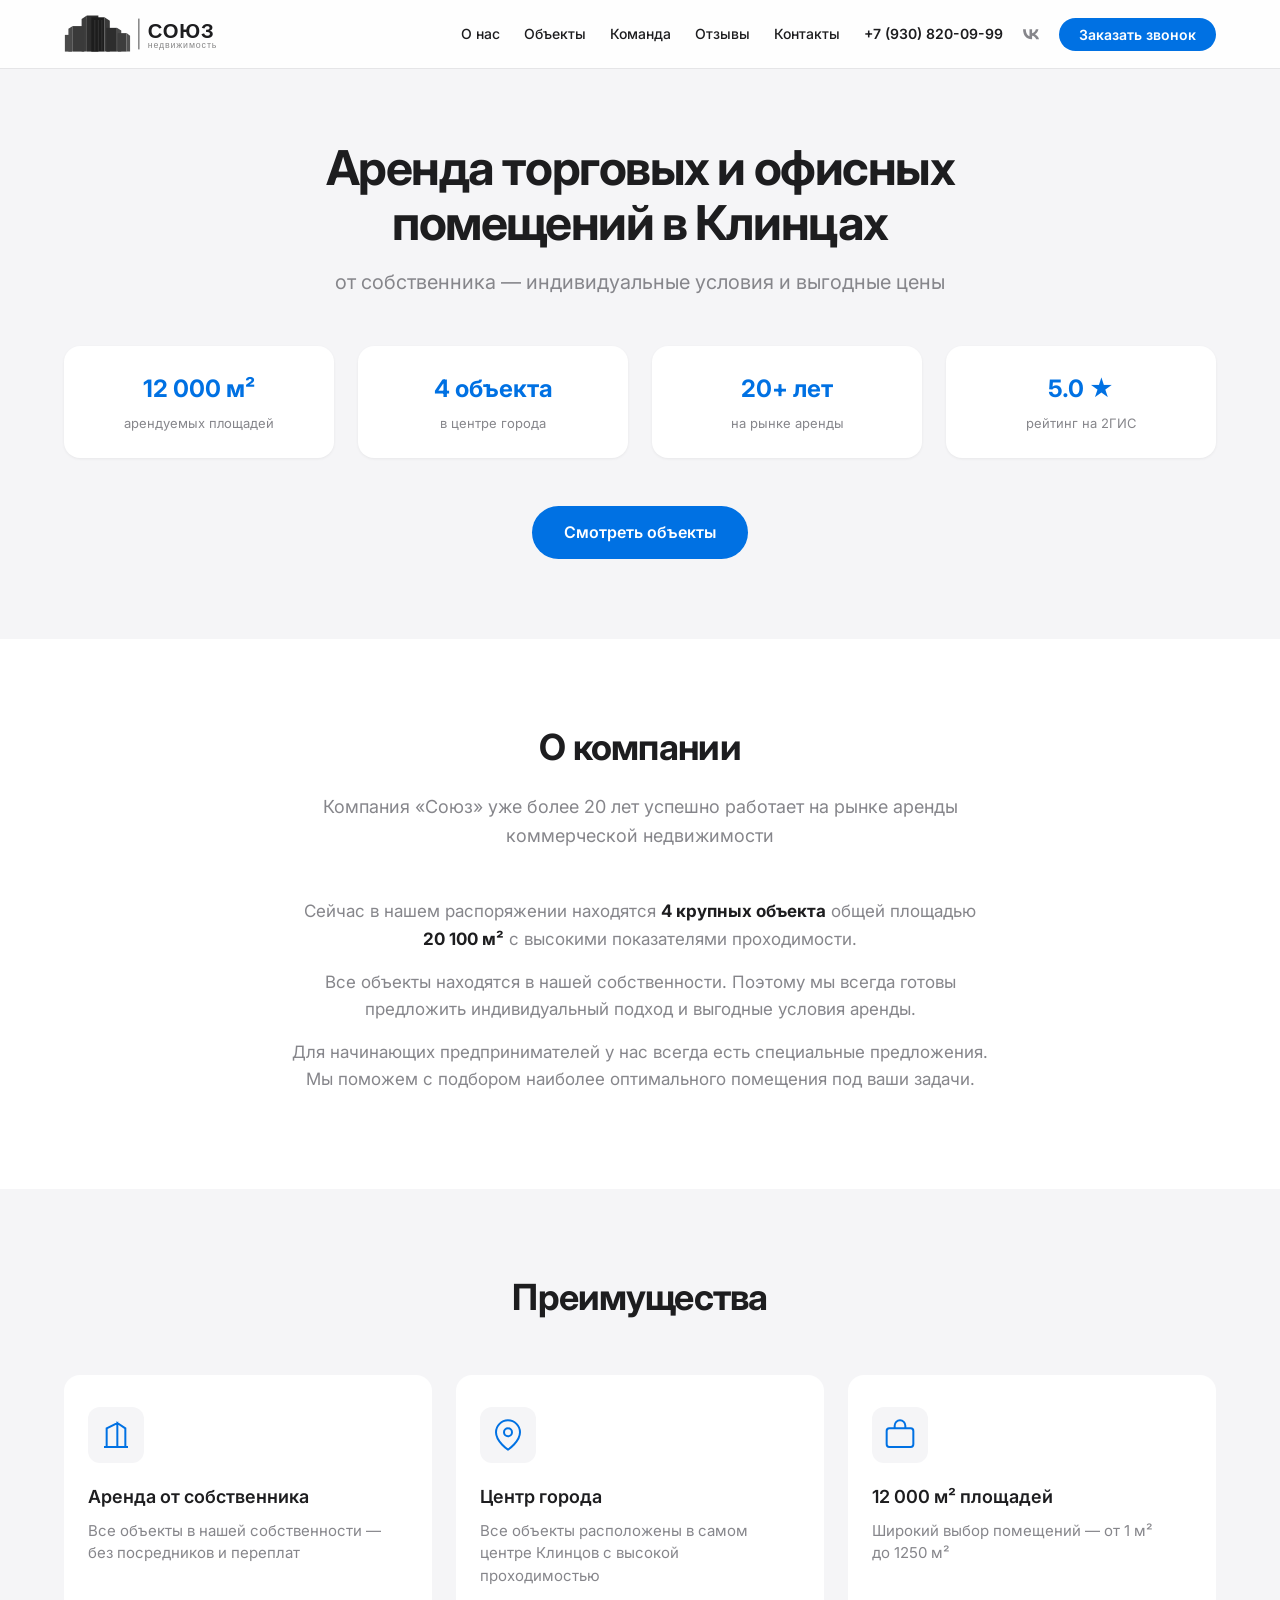
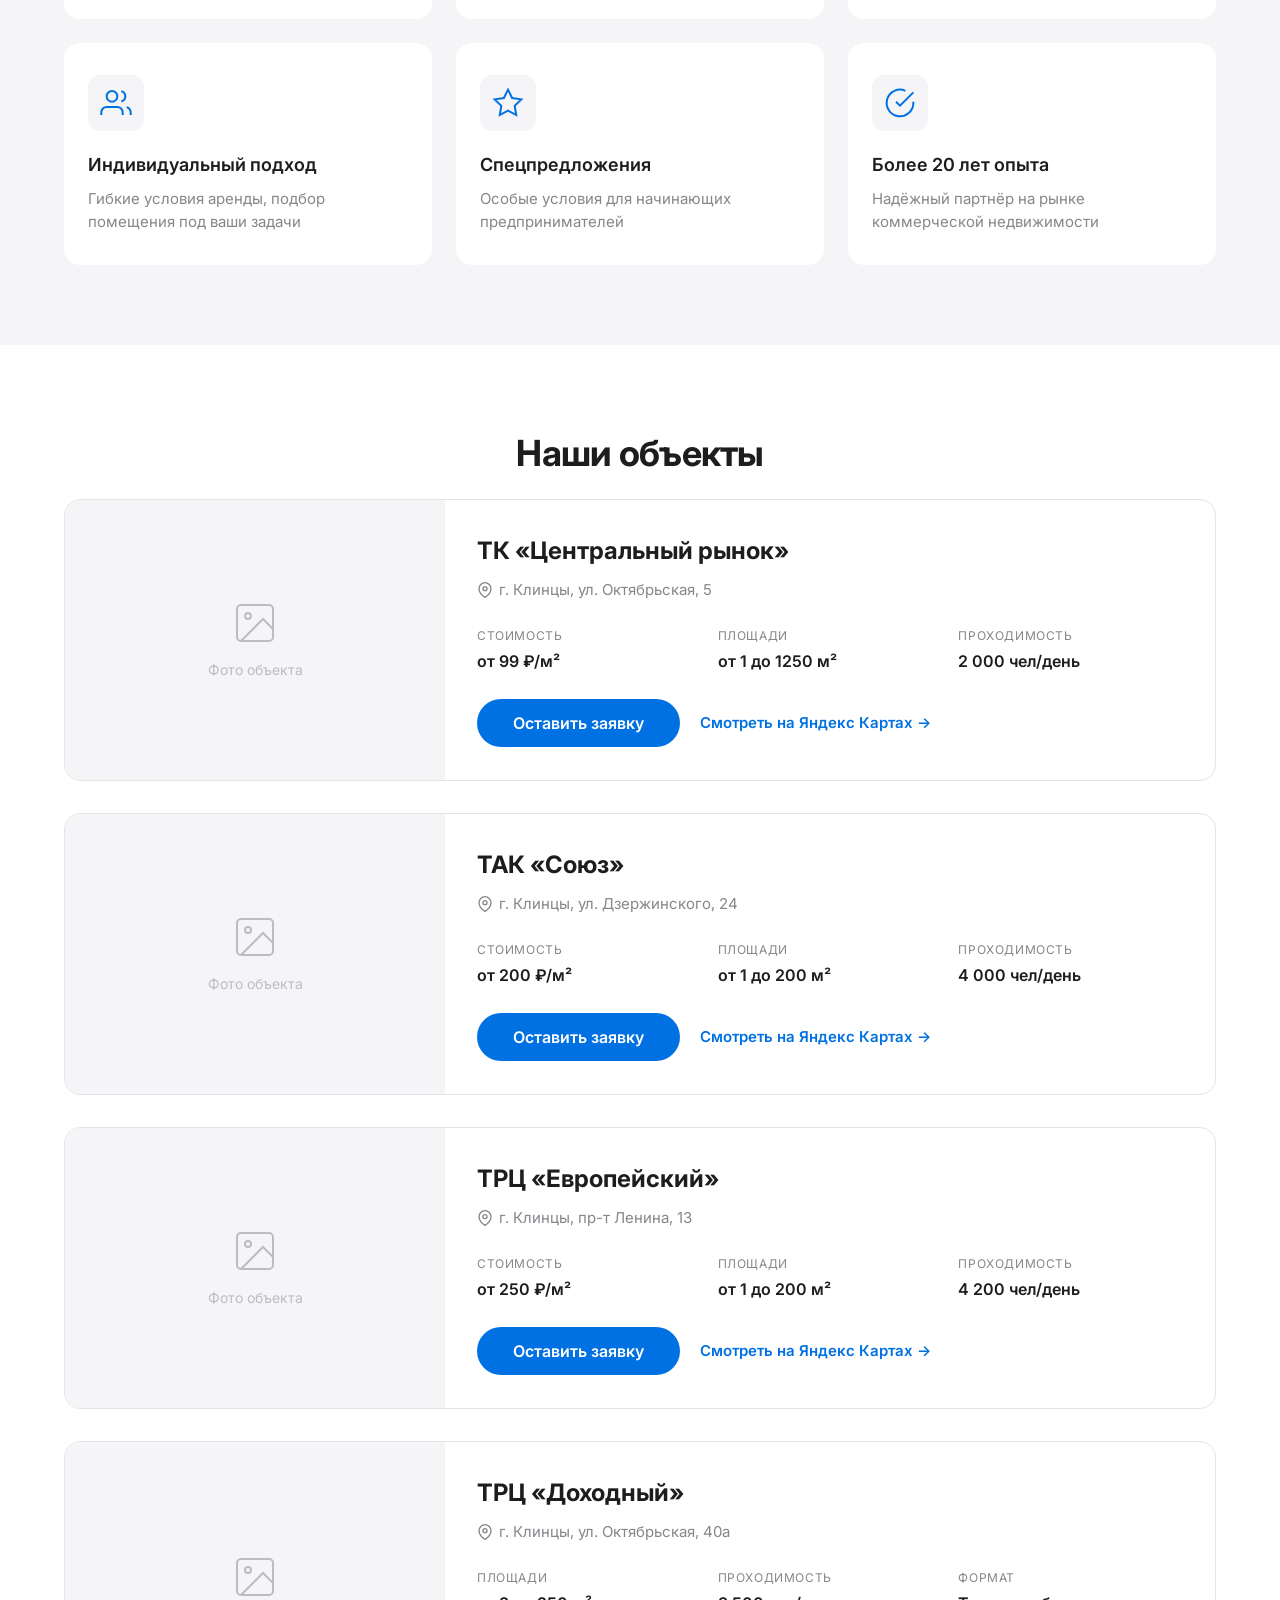
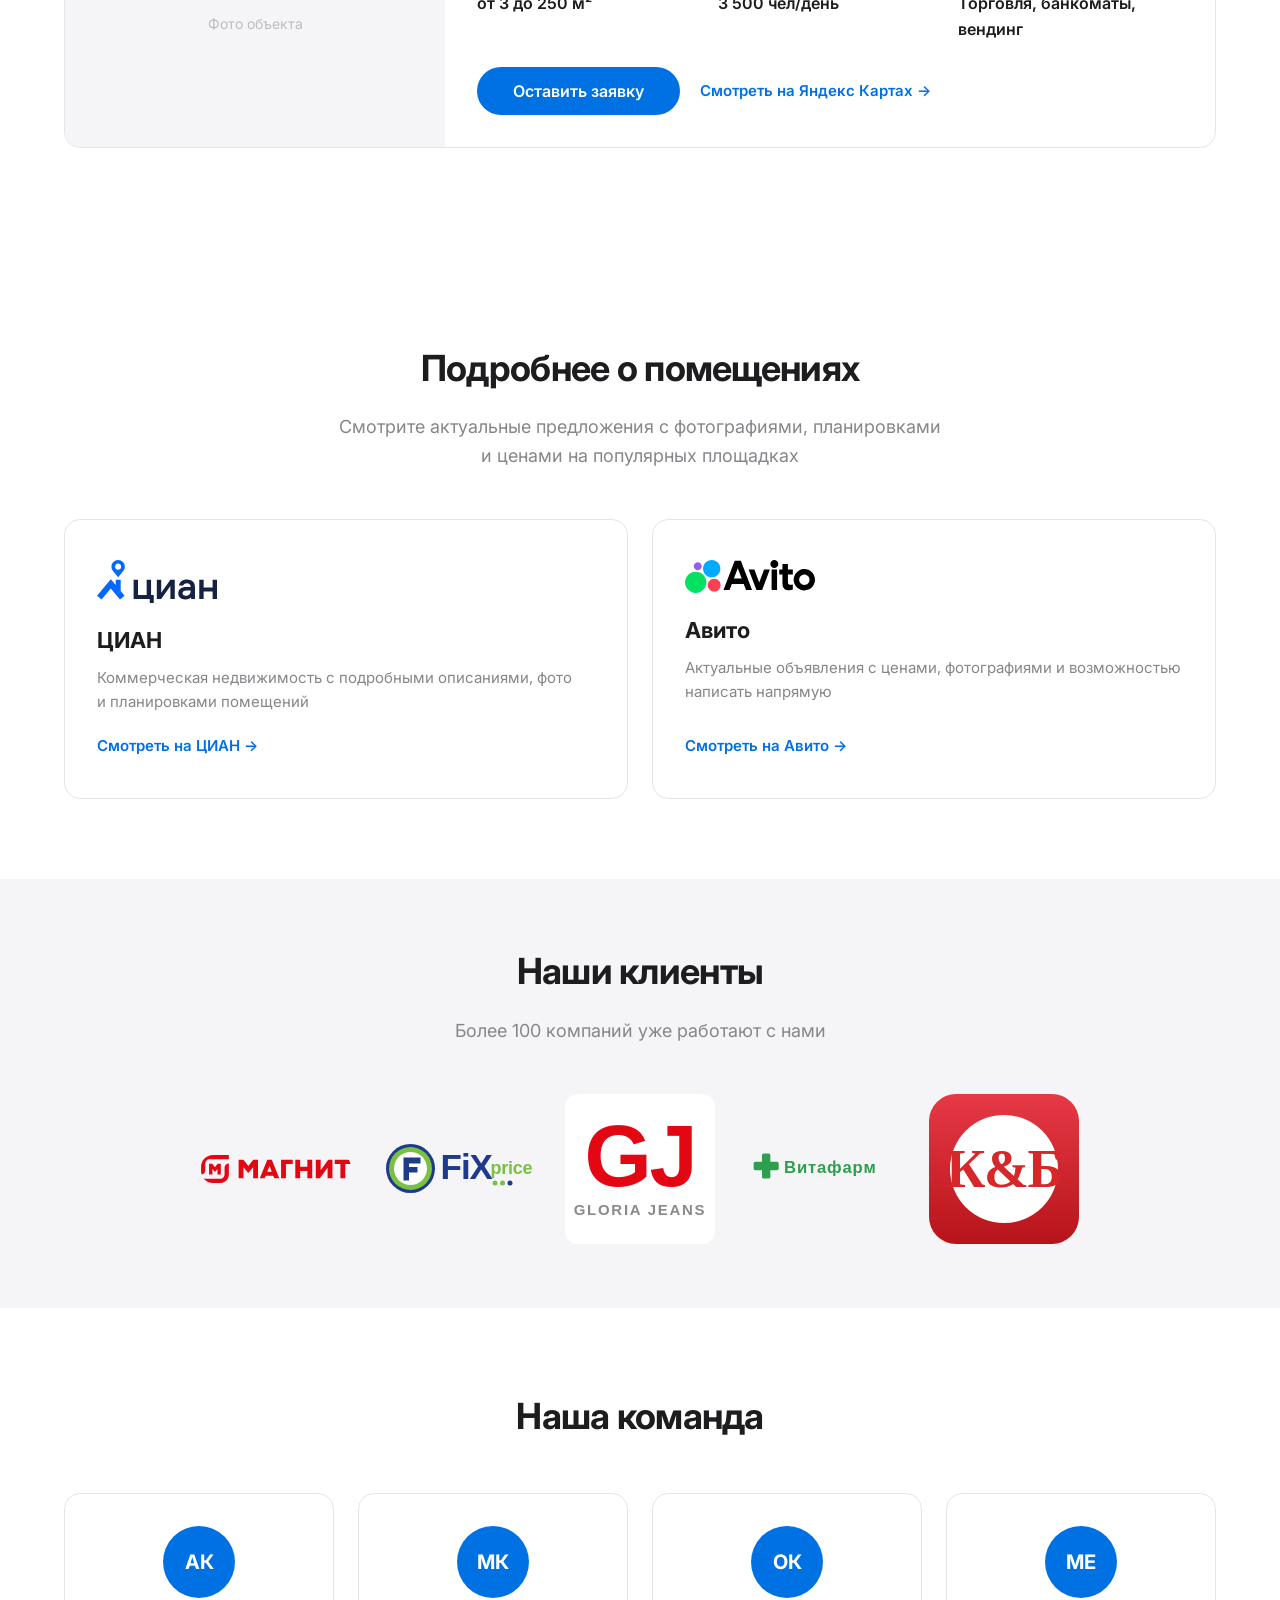
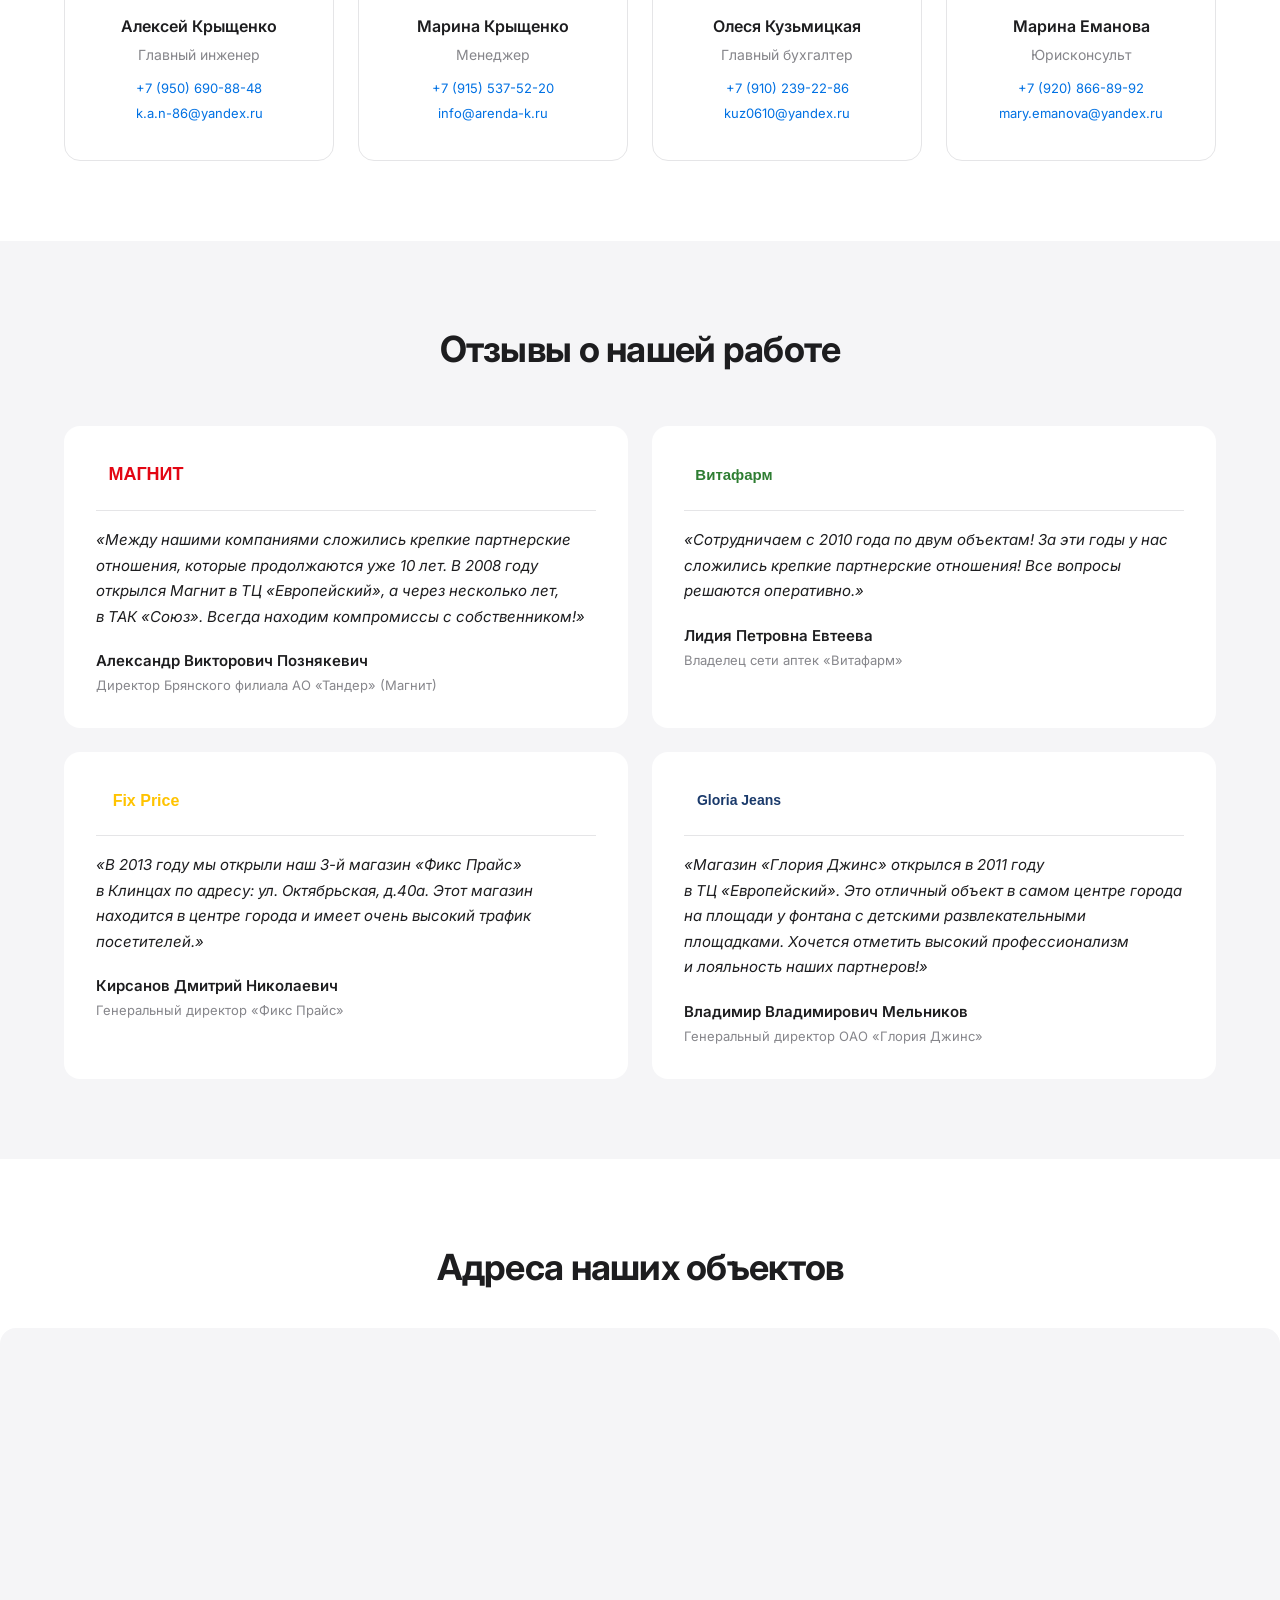
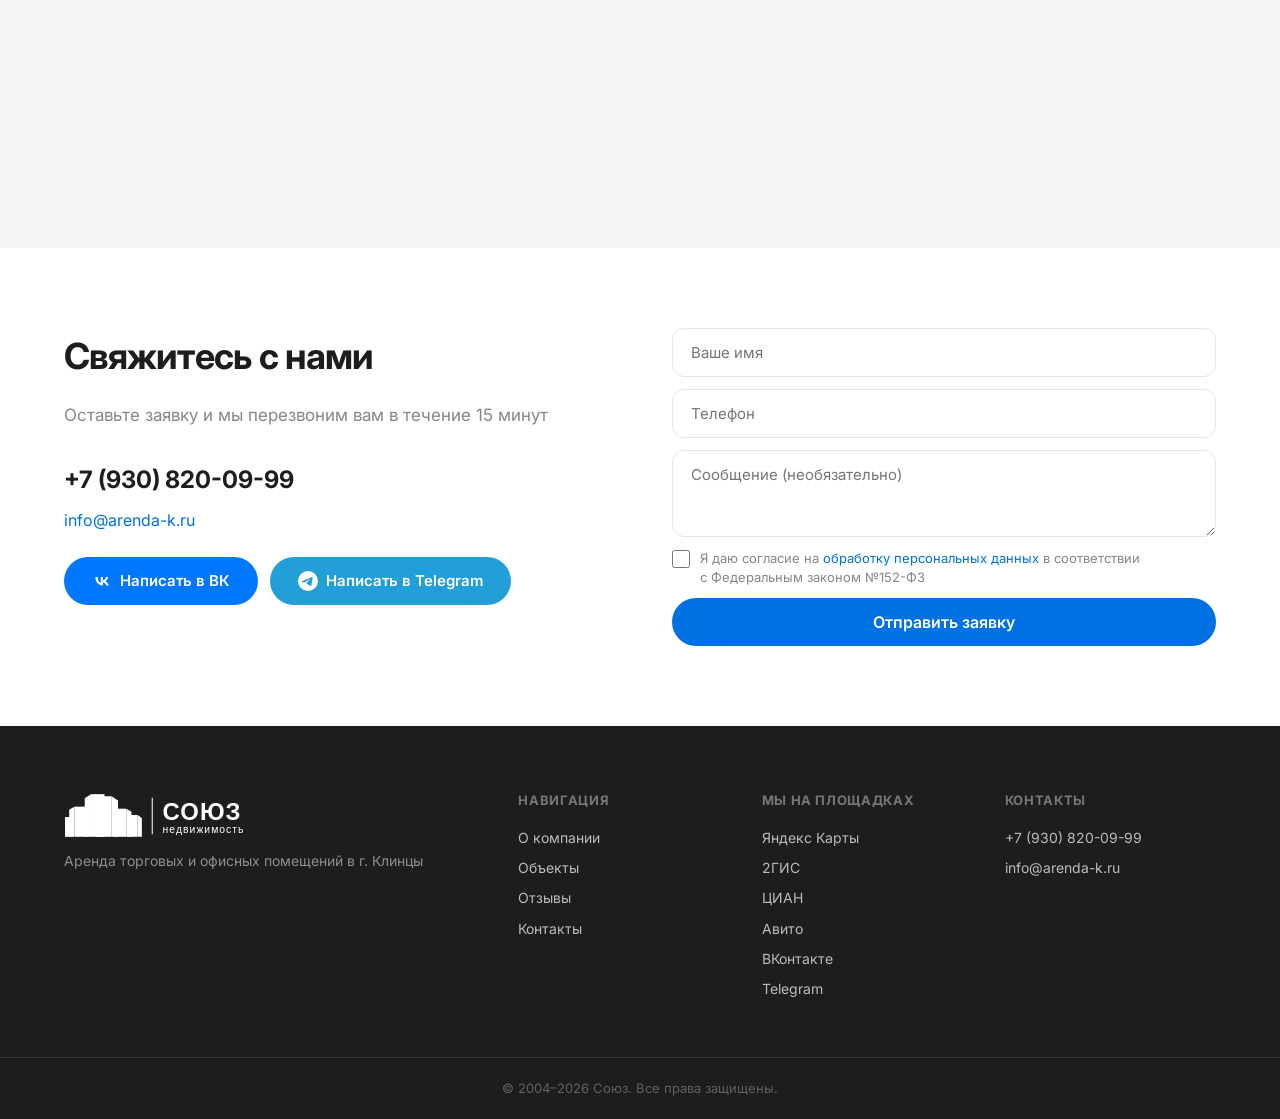
<file: index.html>
<!DOCTYPE html>
<html lang="ru">
<head>
    <meta charset="UTF-8">
    <meta name="viewport" content="width=device-width, initial-scale=1.0">
    <title>Союз — Аренда торговых и офисных помещений в Клинцах</title>
    <meta name="description" content="Аренда торговых и офисных помещений в Клинцах от собственника. 4 объекта в центре города, 12 000 м² площадей, более 20 лет на рынке. Индивидуальные условия.">
    <meta name="keywords" content="аренда помещений Клинцы, торговые площади Клинцы, офисные помещения Клинцы, аренда от собственника Клинцы, коммерческая недвижимость Клинцы, ТРЦ Европейский, ТАК Союз">
    <meta name="robots" content="index, follow">
    <link rel="canonical" href="https://arenda-klintsy.ru/">
    <meta name="geo.region" content="RU-BRY">
    <meta name="geo.placename" content="Клинцы">

    <!-- Open Graph -->
    <meta property="og:type" content="website">
    <meta property="og:title" content="Союз — Аренда торговых и офисных помещений в Клинцах">
    <meta property="og:description" content="Аренда торговых и офисных помещений от собственника. 4 объекта в центре Клинцов, 12 000 м² площадей.">
    <meta property="og:url" content="https://arenda-klintsy.ru/">
    <meta property="og:locale" content="ru_RU">
    <meta property="og:site_name" content="Союз">

    <!-- Yandex verification placeholder -->
    <!-- <meta name="yandex-verification" content="YOUR_CODE_HERE"> -->

    <!-- Fonts -->
    <link rel="preconnect" href="https://fonts.googleapis.com">
    <link rel="preconnect" href="https://fonts.gstatic.com" crossorigin>
    <link href="https://fonts.googleapis.com/css2?family=Inter:wght@400;500;600;700&display=swap" rel="stylesheet">

    <link rel="stylesheet" href="css/style.css">

    <!-- JSON-LD Structured Data -->
    <script type="application/ld+json">
    {
        "@context": "https://schema.org",
        "@type": "RealEstateAgent",
        "name": "Союз",
        "description": "Аренда торговых и офисных помещений в Клинцах от собственника. 4 объекта в центре города общей площадью 20 100 м².",
        "url": "https://arenda-klintsy.ru",
        "telephone": "+7-930-820-09-99",
        "email": "info@arenda-k.ru",
        "address": {
            "@type": "PostalAddress",
            "streetAddress": "ул. Дзержинского, 34",
            "addressLocality": "Клинцы",
            "addressRegion": "Брянская область",
            "postalCode": "243140",
            "addressCountry": "RU"
        },
        "geo": {
            "@type": "GeoCoordinates",
            "latitude": "52.758078",
            "longitude": "32.250803"
        },
        "openingHoursSpecification": {
            "@type": "OpeningHoursSpecification",
            "dayOfWeek": ["Monday", "Tuesday", "Wednesday", "Thursday", "Friday", "Saturday", "Sunday"],
            "opens": "09:00",
            "closes": "21:00"
        },
        "aggregateRating": {
            "@type": "AggregateRating",
            "ratingValue": "4.1",
            "reviewCount": "77",
            "bestRating": "5"
        },
        "sameAs": [
            "https://yandex.com/maps/org/soyuz/26201175291/",
            "https://2gis.ru/klincy/firm/70000001047998834",
            "https://www.cian.ru/company/18791894/",
            "https://vk.com/arenda_klintsy",
            "https://www.instagram.com/klintsy_shoping/",
            "https://t.me/arendaklintsy32"
        ],
        "areaServed": {
            "@type": "City",
            "name": "Клинцы"
        },
        "foundingDate": "2004",
        "numberOfEmployees": {
            "@type": "QuantitativeValue",
            "value": "4"
        }
    }
    </script>
    <script type="application/ld+json">
    [
        {
            "@context": "https://schema.org",
            "@type": "ShoppingCenter",
            "name": "ТК «Центральный рынок»",
            "address": {
                "@type": "PostalAddress",
                "streetAddress": "ул. Октябрьская, 5",
                "addressLocality": "Клинцы",
                "addressRegion": "Брянская область",
                "addressCountry": "RU"
            },
            "floorSize": {
                "@type": "QuantitativeValue",
                "value": "1250",
                "unitCode": "MTK"
            }
        },
        {
            "@context": "https://schema.org",
            "@type": "ShoppingCenter",
            "name": "ТАК «Союз»",
            "address": {
                "@type": "PostalAddress",
                "streetAddress": "ул. Дзержинского, 24",
                "addressLocality": "Клинцы",
                "addressRegion": "Брянская область",
                "addressCountry": "RU"
            },
            "floorSize": {
                "@type": "QuantitativeValue",
                "value": "200",
                "unitCode": "MTK"
            }
        },
        {
            "@context": "https://schema.org",
            "@type": "ShoppingCenter",
            "name": "ТРЦ «Европейский»",
            "address": {
                "@type": "PostalAddress",
                "streetAddress": "пр-т Ленина, 13",
                "addressLocality": "Клинцы",
                "addressRegion": "Брянская область",
                "addressCountry": "RU"
            },
            "floorSize": {
                "@type": "QuantitativeValue",
                "value": "200",
                "unitCode": "MTK"
            }
        },
        {
            "@context": "https://schema.org",
            "@type": "ShoppingCenter",
            "name": "ТРЦ «Доходный»",
            "address": {
                "@type": "PostalAddress",
                "streetAddress": "ул. Октябрьская, 40а",
                "addressLocality": "Клинцы",
                "addressRegion": "Брянская область",
                "addressCountry": "RU"
            }
        }
    ]
    </script>
    <script type="application/ld+json">
    {
        "@context": "https://schema.org",
        "@type": "ItemList",
        "name": "Отзывы клиентов Союз",
        "itemListElement": [
            {
                "@type": "Review",
                "author": {"@type": "Person", "name": "Александр Викторович Познякевич"},
                "reviewBody": "Между нашими компаниями сложились крепкие партнерские отношения, которые продолжаются уже 10 лет.",
                "itemReviewed": {"@type": "LocalBusiness", "name": "Союз"}
            },
            {
                "@type": "Review",
                "author": {"@type": "Person", "name": "Лидия Петровна Евтеева"},
                "reviewBody": "Сотрудничаем с 2010 года по двум объектам! За эти годы у нас сложились крепкие партнерские отношения!",
                "itemReviewed": {"@type": "LocalBusiness", "name": "Союз"}
            },
            {
                "@type": "Review",
                "author": {"@type": "Person", "name": "Кирсанов Дмитрий Николаевич"},
                "reviewBody": "Этот магазин находится в центре города и имеет очень высокий трафик посетителей.",
                "itemReviewed": {"@type": "LocalBusiness", "name": "Союз"}
            },
            {
                "@type": "Review",
                "author": {"@type": "Person", "name": "Владимир Владимирович Мельников"},
                "reviewBody": "Хочется отметить высокий профессионализм и лояльность наших партнеров!",
                "itemReviewed": {"@type": "LocalBusiness", "name": "Союз"}
            }
        ]
    }
    </script>
</head>
<body>

    <!-- Header -->
    <header class="header" id="header">
        <div class="container header__inner">
            <a href="#" class="header__logo">
                <img src="images/logo.svg" alt="Союз Недвижимость — аренда помещений в Клинцах" class="header__logo-img">
            </a>
            <nav class="header__nav" id="nav">
                <a href="#about" class="nav-link">О нас</a>
                <a href="#properties" class="nav-link">Объекты</a>
                <a href="#team" class="nav-link">Команда</a>
                <a href="#reviews" class="nav-link">Отзывы</a>
                <a href="#contact" class="nav-link">Контакты</a>
                <div class="header__actions header__actions--mobile">
                    <a href="tel:+79308200999" class="header__phone">+7 (930) 820-09-99</a>
                    <button class="btn btn--primary btn--sm" id="callbackBtnMobile">Заказать звонок</button>
                </div>
            </nav>
            <div class="header__actions">
                <a href="tel:+79308200999" class="header__phone">+7 (930) 820-09-99</a>
                <a href="https://vk.com/arenda_klintsy" target="_blank" rel="noopener" class="header__social" aria-label="ВКонтакте">
                    <svg width="24" height="24" viewBox="0 0 48 48" fill="currentColor"><path d="M25.54 34.58c-10.94 0-17.18-7.5-17.44-19.98h5.48c.18 9.16 4.22 13.04 7.42 13.84V14.6h5.16v7.9c3.16-.34 6.48-3.94 7.6-7.9h5.16c-.86 4.88-4.46 8.48-7.02 9.96 2.56 1.2 6.62 4.36 8.18 10.02h-5.68c-1.22-3.8-4.26-6.74-8.24-7.14v7.14h-.62z"/></svg>
                </a>
                <button class="btn btn--primary btn--sm" id="callbackBtn">Заказать звонок</button>
            </div>
            <button class="header__burger" id="burger" aria-label="Меню" aria-expanded="false" aria-controls="nav">
                <span></span>
                <span></span>
                <span></span>
            </button>
        </div>
        <div class="nav-backdrop" id="navBackdrop" aria-hidden="true"></div>
    </header>

    <!-- Hero -->
    <section class="hero">
        <div class="container">
            <h1 class="hero__title">Аренда торговых и&nbsp;офисных помещений в&nbsp;Клинцах</h1>
            <p class="hero__subtitle">от собственника — индивидуальные условия и&nbsp;выгодные цены</p>
            <div class="hero__stats">
                <div class="stat">
                    <span class="stat__value">12 000 м²</span>
                    <span class="stat__label">арендуемых площадей</span>
                </div>
                <div class="stat">
                    <span class="stat__value">4 объекта</span>
                    <span class="stat__label">в центре города</span>
                </div>
                <div class="stat">
                    <span class="stat__value">20+ лет</span>
                    <span class="stat__label">на рынке аренды</span>
                </div>
                <div class="stat">
                    <span class="stat__value">5.0 ★</span>
                    <span class="stat__label">рейтинг на 2ГИС</span>
                </div>
            </div>
            <a href="#properties" class="btn btn--primary btn--lg">Смотреть объекты</a>
        </div>
    </section>

    <!-- About -->
    <section class="about" id="about">
        <div class="container">
            <div class="section-header">
                <h2 class="section-title">О компании</h2>
                <p class="section-subtitle">Компания «Союз» уже более 20&nbsp;лет успешно работает на&nbsp;рынке аренды коммерческой недвижимости</p>
            </div>
            <div class="about__content">
                <div class="about__text">
                    <p>Сейчас в&nbsp;нашем распоряжении находятся <strong>4&nbsp;крупных объекта</strong> общей площадью <strong>20&nbsp;100&nbsp;м²</strong> с&nbsp;высокими показателями проходимости.</p>
                    <p>Все объекты находятся в&nbsp;нашей собственности. Поэтому мы&nbsp;всегда готовы предложить индивидуальный подход и&nbsp;выгодные условия аренды.</p>
                    <p>Для начинающих предпринимателей у&nbsp;нас всегда есть специальные предложения. Мы&nbsp;поможем с&nbsp;подбором наиболее оптимального помещения под ваши задачи.</p>
                </div>
            </div>
        </div>
    </section>

    <!-- Advantages -->
    <section class="advantages" id="advantages">
        <div class="container">
            <h2 class="section-title">Преимущества</h2>
            <div class="advantages__grid">
                <div class="advantage-card fade-in">
                    <div class="advantage-card__icon">
                        <svg width="32" height="32" viewBox="0 0 24 24" fill="none" stroke="currentColor" stroke-width="1.5"><path d="M3 21h18M5 21V7l8-4v18M13 21V3l6 4v14M9 9h.01M9 13h.01M9 17h.01M17 9h.01M17 13h.01M17 17h.01"/></svg>
                    </div>
                    <h3>Аренда от собственника</h3>
                    <p>Все объекты в&nbsp;нашей собственности — без&nbsp;посредников и&nbsp;переплат</p>
                </div>
                <div class="advantage-card fade-in">
                    <div class="advantage-card__icon">
                        <svg width="32" height="32" viewBox="0 0 24 24" fill="none" stroke="currentColor" stroke-width="1.5"><path d="M21 10c0 7-9 13-9 13s-9-6-9-13a9 9 0 0118 0z"/><circle cx="12" cy="10" r="3"/></svg>
                    </div>
                    <h3>Центр города</h3>
                    <p>Все объекты расположены в&nbsp;самом центре Клинцов с&nbsp;высокой проходимостью</p>
                </div>
                <div class="advantage-card fade-in">
                    <div class="advantage-card__icon">
                        <svg width="32" height="32" viewBox="0 0 24 24" fill="none" stroke="currentColor" stroke-width="1.5"><rect x="2" y="7" width="20" height="14" rx="2"/><path d="M16 7V5a4 4 0 00-8 0v2"/></svg>
                    </div>
                    <h3>12 000 м² площадей</h3>
                    <p>Широкий выбор помещений — от&nbsp;1&nbsp;м² до&nbsp;1250&nbsp;м²</p>
                </div>
                <div class="advantage-card fade-in">
                    <div class="advantage-card__icon">
                        <svg width="32" height="32" viewBox="0 0 24 24" fill="none" stroke="currentColor" stroke-width="1.5"><path d="M17 21v-2a4 4 0 00-4-4H5a4 4 0 00-4 4v2"/><circle cx="9" cy="7" r="4"/><path d="M23 21v-2a4 4 0 00-3-3.87M16 3.13a4 4 0 010 7.75"/></svg>
                    </div>
                    <h3>Индивидуальный подход</h3>
                    <p>Гибкие условия аренды, подбор помещения под ваши задачи</p>
                </div>
                <div class="advantage-card fade-in">
                    <div class="advantage-card__icon">
                        <svg width="32" height="32" viewBox="0 0 24 24" fill="none" stroke="currentColor" stroke-width="1.5"><path d="M12 2l3.09 6.26L22 9.27l-5 4.87 1.18 6.88L12 17.77l-6.18 3.25L7 14.14 2 9.27l6.91-1.01L12 2z"/></svg>
                    </div>
                    <h3>Спецпредложения</h3>
                    <p>Особые условия для начинающих предпринимателей</p>
                </div>
                <div class="advantage-card fade-in">
                    <div class="advantage-card__icon">
                        <svg width="32" height="32" viewBox="0 0 24 24" fill="none" stroke="currentColor" stroke-width="1.5"><path d="M22 11.08V12a10 10 0 11-5.93-9.14"/><polyline points="22 4 12 14.01 9 11.01"/></svg>
                    </div>
                    <h3>Более 20 лет опыта</h3>
                    <p>Надёжный партнёр на&nbsp;рынке коммерческой недвижимости</p>
                </div>
            </div>
        </div>
    </section>

    <!-- Properties -->
    <section class="properties" id="properties">
        <div class="container">
            <h2 class="section-title">Наши объекты</h2>

            <!-- Property 1 -->
            <article class="property-card fade-in">
                <div class="property-card__image">
                    <div class="property-card__placeholder">
                        <svg width="48" height="48" viewBox="0 0 24 24" fill="none" stroke="currentColor" stroke-width="1"><rect x="3" y="3" width="18" height="18" rx="2"/><circle cx="8.5" cy="8.5" r="1.5"/><path d="M21 15l-5-5L5 21"/></svg>
                        <span>Фото объекта</span>
                    </div>
                </div>
                <div class="property-card__info">
                    <h3 class="property-card__name">ТК «Центральный рынок»</h3>
                    <a href="https://yandex.com/maps/10653/klintsy/?ll=32.238017%2C52.745895&mode=poi&poi%5Bpoint%5D=32.237956%2C52.746198&poi%5Buri%5D=ymapsbm1%3A%2F%2Forg%3Foid%3D53940329825&z=19.4" target="_blank" rel="noopener" class="property-card__address">
                        <svg width="16" height="16" viewBox="0 0 24 24" fill="none" stroke="currentColor" stroke-width="2"><path d="M21 10c0 7-9 13-9 13s-9-6-9-13a9 9 0 0118 0z"/><circle cx="12" cy="10" r="3"/></svg>
                        г. Клинцы, ул. Октябрьская, 5
                    </a>
                    <div class="property-card__details">
                        <div class="detail">
                            <span class="detail__label">Стоимость</span>
                            <span class="detail__value">от 99 ₽/м²</span>
                        </div>
                        <div class="detail">
                            <span class="detail__label">Площади</span>
                            <span class="detail__value">от 1 до 1250 м²</span>
                        </div>
                        <div class="detail">
                            <span class="detail__label">Проходимость</span>
                            <span class="detail__value">2 000 чел/день</span>
                        </div>
                    </div>
                    <div class="property-card__actions">
                        <button class="btn btn--primary property-card__btn" data-property="ТК «Центральный рынок»">Оставить заявку</button>
                        <a href="https://yandex.com/maps/10653/klintsy/?ll=32.238017%2C52.745895&mode=poi&poi%5Bpoint%5D=32.237956%2C52.746198&poi%5Buri%5D=ymapsbm1%3A%2F%2Forg%3Foid%3D53940329825&z=19.4" target="_blank" rel="noopener" class="property-card__map-link">Смотреть на Яндекс Картах &rarr;</a>
                    </div>
                </div>
            </article>

            <!-- Property 2 -->
            <article class="property-card fade-in">
                <div class="property-card__image">
                    <div class="property-card__placeholder">
                        <svg width="48" height="48" viewBox="0 0 24 24" fill="none" stroke="currentColor" stroke-width="1"><rect x="3" y="3" width="18" height="18" rx="2"/><circle cx="8.5" cy="8.5" r="1.5"/><path d="M21 15l-5-5L5 21"/></svg>
                        <span>Фото объекта</span>
                    </div>
                </div>
                <div class="property-card__info">
                    <h3 class="property-card__name">ТАК «Союз»</h3>
                    <a href="https://yandex.com/maps/10653/klintsy/?ll=32.249555%2C52.756125&mode=poi&poi%5Bpoint%5D=32.249084%2C52.756619&poi%5Buri%5D=ymapsbm1%3A%2F%2Forg%3Foid%3D26201175291&z=19.05" target="_blank" rel="noopener" class="property-card__address">
                        <svg width="16" height="16" viewBox="0 0 24 24" fill="none" stroke="currentColor" stroke-width="2"><path d="M21 10c0 7-9 13-9 13s-9-6-9-13a9 9 0 0118 0z"/><circle cx="12" cy="10" r="3"/></svg>
                        г. Клинцы, ул. Дзержинского, 24
                    </a>
                    <div class="property-card__details">
                        <div class="detail">
                            <span class="detail__label">Стоимость</span>
                            <span class="detail__value">от 200 ₽/м²</span>
                        </div>
                        <div class="detail">
                            <span class="detail__label">Площади</span>
                            <span class="detail__value">от 1 до 200 м²</span>
                        </div>
                        <div class="detail">
                            <span class="detail__label">Проходимость</span>
                            <span class="detail__value">4 000 чел/день</span>
                        </div>
                    </div>
                    <div class="property-card__actions">
                        <button class="btn btn--primary property-card__btn" data-property="ТАК «Союз»">Оставить заявку</button>
                        <a href="https://yandex.com/maps/10653/klintsy/?ll=32.249555%2C52.756125&mode=poi&poi%5Bpoint%5D=32.249084%2C52.756619&poi%5Buri%5D=ymapsbm1%3A%2F%2Forg%3Foid%3D26201175291&z=19.05" target="_blank" rel="noopener" class="property-card__map-link">Смотреть на Яндекс Картах &rarr;</a>
                    </div>
                </div>
            </article>

            <!-- Property 3 -->
            <article class="property-card fade-in">
                <div class="property-card__image">
                    <div class="property-card__placeholder">
                        <svg width="48" height="48" viewBox="0 0 24 24" fill="none" stroke="currentColor" stroke-width="1"><rect x="3" y="3" width="18" height="18" rx="2"/><circle cx="8.5" cy="8.5" r="1.5"/><path d="M21 15l-5-5L5 21"/></svg>
                        <span>Фото объекта</span>
                    </div>
                </div>
                <div class="property-card__info">
                    <h3 class="property-card__name">ТРЦ «Европейский»</h3>
                    <a href="https://yandex.com/maps/org/shopping_center_european/111336099468/" target="_blank" rel="noopener" class="property-card__address">
                        <svg width="16" height="16" viewBox="0 0 24 24" fill="none" stroke="currentColor" stroke-width="2"><path d="M21 10c0 7-9 13-9 13s-9-6-9-13a9 9 0 0118 0z"/><circle cx="12" cy="10" r="3"/></svg>
                        г. Клинцы, пр-т Ленина, 13
                    </a>
                    <div class="property-card__details">
                        <div class="detail">
                            <span class="detail__label">Стоимость</span>
                            <span class="detail__value">от 250 ₽/м²</span>
                        </div>
                        <div class="detail">
                            <span class="detail__label">Площади</span>
                            <span class="detail__value">от 1 до 200 м²</span>
                        </div>
                        <div class="detail">
                            <span class="detail__label">Проходимость</span>
                            <span class="detail__value">4 200 чел/день</span>
                        </div>
                    </div>
                    <div class="property-card__actions">
                        <button class="btn btn--primary property-card__btn" data-property="ТРЦ «Европейский»">Оставить заявку</button>
                        <a href="https://yandex.com/maps/org/shopping_center_european/111336099468/" target="_blank" rel="noopener" class="property-card__map-link">Смотреть на Яндекс Картах &rarr;</a>
                    </div>
                </div>
            </article>

            <!-- Property 4 -->
            <article class="property-card fade-in">
                <div class="property-card__image">
                    <div class="property-card__placeholder">
                        <svg width="48" height="48" viewBox="0 0 24 24" fill="none" stroke="currentColor" stroke-width="1"><rect x="3" y="3" width="18" height="18" rx="2"/><circle cx="8.5" cy="8.5" r="1.5"/><path d="M21 15l-5-5L5 21"/></svg>
                        <span>Фото объекта</span>
                    </div>
                </div>
                <div class="property-card__info">
                    <h3 class="property-card__name">ТРЦ «Доходный»</h3>
                    <a href="https://yandex.com/maps/org/shopping_mall/90976081696/?ll=32.236817%2C52.752724&z=17" target="_blank" rel="noopener" class="property-card__address">
                        <svg width="16" height="16" viewBox="0 0 24 24" fill="none" stroke="currentColor" stroke-width="2"><path d="M21 10c0 7-9 13-9 13s-9-6-9-13a9 9 0 0118 0z"/><circle cx="12" cy="10" r="3"/></svg>
                        г. Клинцы, ул. Октябрьская, 40а
                    </a>
                    <div class="property-card__details">
                        <div class="detail">
                            <span class="detail__label">Площади</span>
                            <span class="detail__value">от 3 до 250 м²</span>
                        </div>
                        <div class="detail">
                            <span class="detail__label">Проходимость</span>
                            <span class="detail__value">3 500 чел/день</span>
                        </div>
                        <div class="detail">
                            <span class="detail__label">Формат</span>
                            <span class="detail__value">Торговля, банкоматы, вендинг</span>
                        </div>
                    </div>
                    <div class="property-card__actions">
                        <button class="btn btn--primary property-card__btn" data-property="ТРЦ «Доходный»">Оставить заявку</button>
                        <a href="https://yandex.com/maps/org/shopping_mall/90976081696/?ll=32.236817%2C52.752724&z=17" target="_blank" rel="noopener" class="property-card__map-link">Смотреть на Яндекс Картах &rarr;</a>
                    </div>
                </div>
            </article>
        </div>
    </section>

    <!-- Listings on platforms -->
    <section class="listings" id="listings">
        <div class="container">
            <h2 class="section-title">Подробнее о помещениях</h2>
            <p class="section-subtitle">Смотрите актуальные предложения с&nbsp;фотографиями, планировками и&nbsp;ценами на&nbsp;популярных площадках</p>
            <div class="listings__grid">
                <a href="https://www.cian.ru/company/18791894/" target="_blank" rel="noopener" class="listing-card fade-in">
                    <div class="listing-card__icon">
                        <img src="images/logo-cian.svg" alt="ЦИАН" width="120" height="43" style="height:auto">
                    </div>
                    <h3>ЦИАН</h3>
                    <p>Коммерческая недвижимость с&nbsp;подробными описаниями, фото и&nbsp;планировками помещений</p>
                    <span class="listing-card__link">Смотреть на ЦИАН &rarr;</span>
                </a>
                <a href="https://www.avito.ru/brands/i46334220/all/kommercheskaya_nedvizhimost?gdlkerfdnwq=101&page_from=from_item_card&iid=8008930392&sellerId=ad1a329158d3c7d6ffb4b693c0ae8358" target="_blank" rel="noopener" class="listing-card fade-in">
                    <div class="listing-card__icon">
                        <img src="images/logo-avito.svg" alt="Авито" width="130" height="33" style="height:auto">
                    </div>
                    <h3>Авито</h3>
                    <p>Актуальные объявления с&nbsp;ценами, фотографиями и&nbsp;возможностью написать напрямую</p>
                    <span class="listing-card__link">Смотреть на Авито &rarr;</span>
                </a>
            </div>
        </div>
    </section>

    <!-- Clients -->
    <section class="clients">
        <div class="container">
            <h2 class="section-title">Наши клиенты</h2>
            <p class="section-subtitle">Более 100 компаний уже работают с нами</p>
            <div class="clients__logos">
                <div class="client-logo"><img src="images/logo-magnit.svg" alt="Магнит" height="44"></div>
                <div class="client-logo"><img src="images/logo-fixprice.svg" alt="Фикс Прайс" height="44"></div>
                <div class="client-logo"><img src="images/logo-gloria.svg" alt="Глория Джинс" height="44"></div>
                <div class="client-logo"><img src="images/logo-vitafarm.svg" alt="Витафарм" height="44"></div>
                <div class="client-logo"><img src="images/logo-krasnoe.svg" alt="Красное и Белое" height="44"></div>
            </div>
        </div>
    </section>

    <!-- Team -->
    <section class="team" id="team">
        <div class="container">
            <h2 class="section-title">Наша команда</h2>
            <div class="team__grid">
                <div class="team-card fade-in">
                    <div class="team-card__avatar">АК</div>
                    <h3 class="team-card__name">Алексей Крыщенко</h3>
                    <p class="team-card__role">Главный инженер</p>
                    <a href="tel:+79506908848" class="team-card__phone">+7 (950) 690-88-48</a>
                    <a href="mailto:k.a.n-86@yandex.ru" class="team-card__email">k.a.n-86@yandex.ru</a>
                </div>
                <div class="team-card fade-in">
                    <div class="team-card__avatar">МК</div>
                    <h3 class="team-card__name">Марина Крыщенко</h3>
                    <p class="team-card__role">Менеджер</p>
                    <a href="tel:+79155375220" class="team-card__phone">+7 (915) 537-52-20</a>
                    <a href="mailto:info@arenda-k.ru" class="team-card__email">info@arenda-k.ru</a>
                </div>
                <div class="team-card fade-in">
                    <div class="team-card__avatar">ОК</div>
                    <h3 class="team-card__name">Олеся Кузьмицкая</h3>
                    <p class="team-card__role">Главный бухгалтер</p>
                    <a href="tel:+79102392286" class="team-card__phone">+7 (910) 239-22-86</a>
                    <a href="mailto:kuz0610@yandex.ru" class="team-card__email">kuz0610@yandex.ru</a>
                </div>
                <div class="team-card fade-in">
                    <div class="team-card__avatar">МЕ</div>
                    <h3 class="team-card__name">Марина Еманова</h3>
                    <p class="team-card__role">Юрисконсульт</p>
                    <a href="tel:+79208668992" class="team-card__phone">+7 (920) 866-89-92</a>
                    <a href="mailto:mary.emanova@yandex.ru" class="team-card__email">mary.emanova@yandex.ru</a>
                </div>
            </div>
        </div>
    </section>

    <!-- Reviews -->
    <section class="reviews" id="reviews">
        <div class="container">
            <h2 class="section-title">Отзывы о нашей работе</h2>
            <div class="reviews__grid">
                <blockquote class="review-card fade-in">
                    <div class="review-card__company">
                        <svg viewBox="0 0 100 28" width="100" height="28"><text x="50" y="22" text-anchor="middle" font-family="Arial, sans-serif" font-size="18" font-weight="900" fill="#e30613">МАГНИТ</text></svg>
                    </div>
                    <p class="review-card__text">&laquo;Между нашими компаниями сложились крепкие партнерские отношения, которые продолжаются уже 10&nbsp;лет. В&nbsp;2008&nbsp;году открылся Магнит в&nbsp;ТЦ&nbsp;«Европейский», а&nbsp;через несколько лет, в&nbsp;ТАК&nbsp;«Союз». Всегда находим компромиссы с&nbsp;собственником!&raquo;</p>
                    <footer class="review-card__author">
                        <cite class="review-card__name">Александр Викторович Познякевич</cite>
                        <span class="review-card__position">Директор Брянского филиала АО «Тандер» (Магнит)</span>
                    </footer>
                </blockquote>
                <blockquote class="review-card fade-in">
                    <div class="review-card__company">
                        <svg viewBox="0 0 100 28" width="100" height="28"><text x="50" y="22" text-anchor="middle" font-family="Arial, sans-serif" font-size="15" font-weight="700" fill="#2e7d32">Витафарм</text></svg>
                    </div>
                    <p class="review-card__text">&laquo;Сотрудничаем с&nbsp;2010&nbsp;года по&nbsp;двум объектам! За&nbsp;эти годы у&nbsp;нас сложились крепкие партнерские отношения! Все вопросы решаются оперативно.&raquo;</p>
                    <footer class="review-card__author">
                        <cite class="review-card__name">Лидия Петровна Евтеева</cite>
                        <span class="review-card__position">Владелец сети аптек «Витафарм»</span>
                    </footer>
                </blockquote>
                <blockquote class="review-card fade-in">
                    <div class="review-card__company">
                        <svg viewBox="0 0 100 28" width="100" height="28"><text x="50" y="22" text-anchor="middle" font-family="Arial, sans-serif" font-size="16" font-weight="900" fill="#ffc300">Fix Price</text></svg>
                    </div>
                    <p class="review-card__text">&laquo;В&nbsp;2013&nbsp;году мы&nbsp;открыли наш 3-й магазин «Фикс Прайс» в&nbsp;Клинцах по&nbsp;адресу: ул.&nbsp;Октябрьская, д.40а. Этот магазин находится в&nbsp;центре города и&nbsp;имеет очень высокий трафик посетителей.&raquo;</p>
                    <footer class="review-card__author">
                        <cite class="review-card__name">Кирсанов Дмитрий Николаевич</cite>
                        <span class="review-card__position">Генеральный директор «Фикс Прайс»</span>
                    </footer>
                </blockquote>
                <blockquote class="review-card fade-in">
                    <div class="review-card__company">
                        <svg viewBox="0 0 110 28" width="110" height="28"><text x="55" y="21" text-anchor="middle" font-family="Arial, sans-serif" font-size="14" font-weight="700" fill="#1a3a6b">Gloria Jeans</text></svg>
                    </div>
                    <p class="review-card__text">&laquo;Магазин «Глория Джинс» открылся в&nbsp;2011&nbsp;году в&nbsp;ТЦ&nbsp;«Европейский». Это отличный объект в&nbsp;самом центре города на&nbsp;площади у&nbsp;фонтана с&nbsp;детскими развлекательными площадками. Хочется отметить высокий профессионализм и&nbsp;лояльность наших партнеров!&raquo;</p>
                    <footer class="review-card__author">
                        <cite class="review-card__name">Владимир Владимирович Мельников</cite>
                        <span class="review-card__position">Генеральный директор ОАО «Глория Джинс»</span>
                    </footer>
                </blockquote>
            </div>
        </div>
    </section>

    <!-- Map -->
    <section class="map" id="map">
        <div class="container">
            <h2 class="section-title">Адреса наших объектов</h2>
        </div>
        <div class="map__embed">
            <iframe src="https://yandex.ru/map-widget/v1/?ll=32.240642%2C52.751409&z=14&l=map&pt=32.237956,52.746198,pm2rdm~32.249084,52.756619,pm2rdm~32.232199,52.752876,pm2rdm~32.236817,52.752724,pm2rdm" width="100%" height="520" frameborder="0" allowfullscreen loading="lazy" title="Карта объектов компании Союз в Клинцах" class="map__iframe"></iframe>
        </div>
    </section>

    <!-- Contact / Callback Form -->
    <section class="contact" id="contact">
        <div class="container">
            <div class="contact__inner">
                <div class="contact__info">
                    <h2 class="section-title section-title--left">Свяжитесь с&nbsp;нами</h2>
                    <p>Оставьте заявку и&nbsp;мы&nbsp;перезвоним вам в&nbsp;течение 15&nbsp;минут</p>
                    <div class="contact__details">
                        <a href="tel:+79308200999" class="contact__phone">+7 (930) 820-09-99</a>
                        <a href="mailto:info@arenda-k.ru" class="contact__email">info@arenda-k.ru</a>
                    </div>
                    <div class="contact__messengers">
                        <a href="https://vk.com/arenda_klintsy" target="_blank" rel="noopener" class="btn btn--messenger btn--vk">
                            <svg width="20" height="20" viewBox="0 0 48 48" fill="currentColor"><path d="M25.54 34.58c-10.94 0-17.18-7.5-17.44-19.98h5.48c.18 9.16 4.22 13.04 7.42 13.84V14.6h5.16v7.9c3.16-.34 6.48-3.94 7.6-7.9h5.16c-.86 4.88-4.46 8.48-7.02 9.96 2.56 1.2 6.62 4.36 8.18 10.02h-5.68c-1.22-3.8-4.26-6.74-8.24-7.14v7.14h-.62z"/></svg>
                            Написать в ВК
                        </a>
                        <a href="https://t.me/arendaklintsy32" target="_blank" rel="noopener" class="btn btn--messenger btn--tg">
                            <svg width="20" height="20" viewBox="0 0 24 24" fill="currentColor"><path d="M11.944 0A12 12 0 000 12a12 12 0 0012 12 12 12 0 0012-12A12 12 0 0012 0h-.056zm4.962 7.224c.1-.002.321.023.465.14a.506.506 0 01.171.325c.016.093.036.306.02.472-.18 1.898-.962 6.502-1.36 8.627-.168.9-.499 1.201-.82 1.23-.696.065-1.225-.46-1.9-.902-1.056-.693-1.653-1.124-2.678-1.8-1.185-.78-.417-1.21.258-1.91.177-.184 3.247-2.977 3.307-3.23.007-.032.014-.15-.056-.212s-.174-.041-.249-.024c-.106.024-1.793 1.14-5.061 3.345-.479.33-.913.49-1.302.48-.428-.008-1.252-.241-1.865-.44-.752-.245-1.349-.374-1.297-.789.027-.216.325-.437.893-.663 3.498-1.524 5.83-2.529 6.998-3.014 3.332-1.386 4.025-1.627 4.476-1.635z"/></svg>
                            Написать в Telegram
                        </a>
                    </div>
                </div>
                <form class="contact__form" id="contactForm">
                    <input type="text" name="name" placeholder="Ваше имя" required class="input">
                    <input type="tel" name="phone" placeholder="Телефон" required class="input">
                    <input type="hidden" name="property" id="formProperty" value="">
                    <textarea name="message" placeholder="Сообщение (необязательно)" rows="3" class="input input--textarea"></textarea>
                    <label class="consent">
                        <input type="checkbox" name="consent" required>
                        <span>Я&nbsp;даю согласие на&nbsp;<a href="consent.html" target="_blank">обработку персональных данных</a> в&nbsp;соответствии с&nbsp;Федеральным законом №152-ФЗ</span>
                    </label>
                    <button type="submit" class="btn btn--primary btn--lg btn--full">Отправить заявку</button>
                </form>
                <div class="form-success" id="contactSuccess" hidden>
                    <svg width="48" height="48" viewBox="0 0 24 24" fill="none" stroke="#0071e3" stroke-width="2"><path d="M22 11.08V12a10 10 0 11-5.93-9.14"/><polyline points="22 4 12 14.01 9 11.01"/></svg>
                    <p>Спасибо! Ваша заявка отправлена.<br>Мы свяжемся с вами в ближайшее время.</p>
                </div>
            </div>
        </div>
    </section>

    <!-- Footer -->
    <footer class="footer">
        <div class="container footer__inner">
            <div class="footer__company">
                <img src="images/logo.svg" alt="Союз Недвижимость" class="footer__logo-img">
                <p>Аренда торговых и&nbsp;офисных помещений в&nbsp;г.&nbsp;Клинцы</p>
            </div>
            <div class="footer__links">
                <h4>Навигация</h4>
                <a href="#about">О компании</a>
                <a href="#properties">Объекты</a>
                <a href="#reviews">Отзывы</a>
                <a href="#contact">Контакты</a>
            </div>
            <div class="footer__platforms">
                <h4>Мы на площадках</h4>
                <a href="https://yandex.com/maps/org/soyuz/26201175291/" target="_blank" rel="noopener">Яндекс Карты</a>
                <a href="https://2gis.ru/klincy/firm/70000001047998834" target="_blank" rel="noopener">2ГИС</a>
                <a href="https://www.cian.ru/company/18791894/" target="_blank" rel="noopener">ЦИАН</a>
                <a href="https://www.avito.ru/brands/i46334220/all/kommercheskaya_nedvizhimost?gdlkerfdnwq=101&page_from=from_item_card&iid=8008930392&sellerId=ad1a329158d3c7d6ffb4b693c0ae8358" target="_blank" rel="noopener">Авито</a>
                <a href="https://vk.com/arenda_klintsy" target="_blank" rel="noopener">ВКонтакте</a>
                <a href="https://t.me/arendaklintsy32" target="_blank" rel="noopener">Telegram</a>
            </div>
            <div class="footer__contacts">
                <h4>Контакты</h4>
                <a href="tel:+79308200999">+7 (930) 820-09-99</a>
                <a href="mailto:info@arenda-k.ru">info@arenda-k.ru</a>
            </div>
        </div>
        <div class="footer__bottom">
            <div class="container">
                <p>&copy; 2004&ndash;2026 Союз. Все права защищены.</p>
            </div>
        </div>
    </footer>

    <!-- Callback Modal -->
    <div class="modal" id="callbackModal">
        <div class="modal__overlay"></div>
        <div class="modal__content">
            <button class="modal__close" aria-label="Закрыть">&times;</button>
            <h3>Заказать звонок</h3>
            <p>Оставьте номер и&nbsp;мы&nbsp;перезвоним</p>
            <form id="callbackForm">
                <input type="text" name="name" placeholder="Ваше имя" required class="input">
                <input type="tel" name="phone" placeholder="Телефон" required class="input">
                <label class="consent">
                    <input type="checkbox" name="consent" required>
                    <span>Я&nbsp;даю согласие на&nbsp;обработку персональных данных</span>
                </label>
                <button type="submit" class="btn btn--primary btn--full">Перезвоните мне</button>
            </form>
            <div class="form-success" id="callbackSuccess" hidden>
                <p>Спасибо! Мы перезвоним вам в ближайшее время.</p>
            </div>
        </div>
    </div>

    <script src="js/main.js"></script>
</body>
</html>
</file>
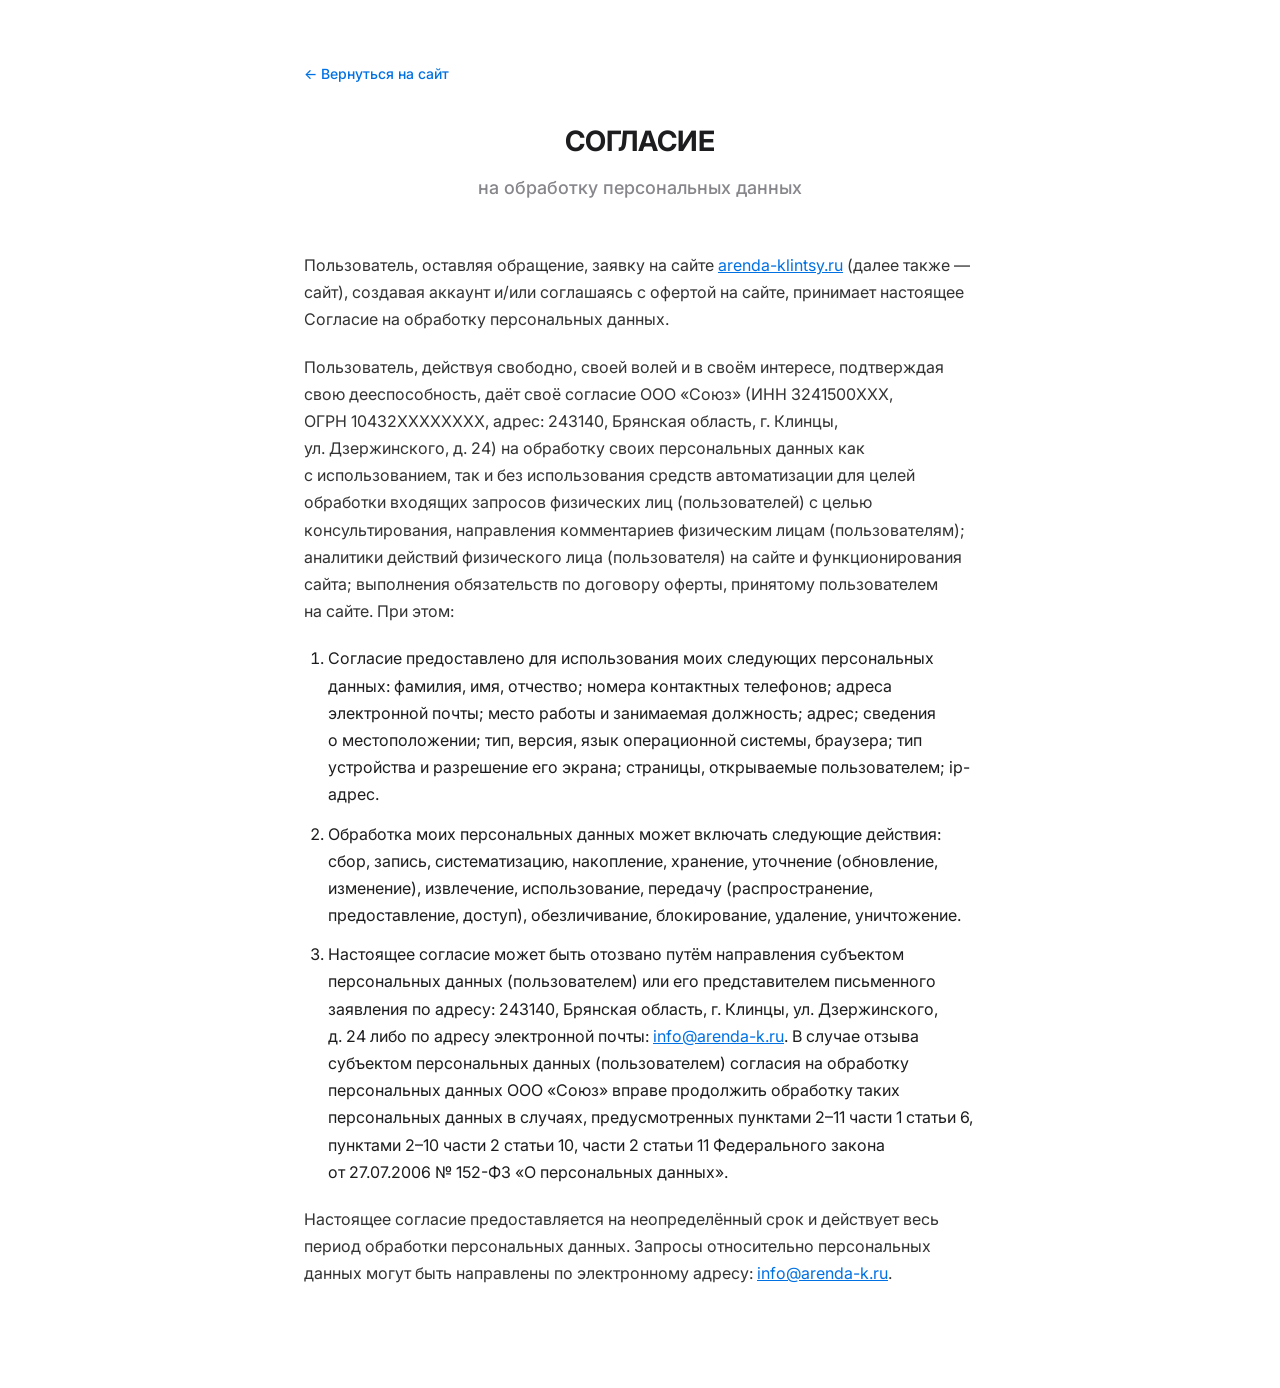
<file: consent.html>
<!DOCTYPE html>
<html lang="ru">
<head>
    <meta charset="UTF-8">
    <meta name="viewport" content="width=device-width, initial-scale=1.0">
    <title>Согласие на обработку персональных данных — Союз Недвижимость</title>
    <meta name="robots" content="noindex, nofollow">
    <link rel="preconnect" href="https://fonts.googleapis.com">
    <link rel="preconnect" href="https://fonts.gstatic.com" crossorigin>
    <link href="https://fonts.googleapis.com/css2?family=Inter:wght@400;500;600;700&display=swap" rel="stylesheet">
    <style>
        * { margin: 0; padding: 0; box-sizing: border-box; }
        body { font-family: 'Inter', sans-serif; font-size: 16px; line-height: 1.7; color: #1d1d1f; background: #fff; -webkit-font-smoothing: antialiased; }
        .container { max-width: 720px; margin: 0 auto; padding: 60px 24px 80px; }
        h1 { font-size: 28px; font-weight: 700; text-align: center; margin-bottom: 8px; }
        h2 { font-size: 18px; font-weight: 500; text-align: center; color: #86868b; margin-bottom: 48px; }
        p { margin-bottom: 20px; color: #333; }
        a { color: #0071e3; }
        .back { display: inline-block; margin-bottom: 32px; font-size: 14px; font-weight: 500; color: #0071e3; text-decoration: none; }
        .back:hover { text-decoration: underline; }
        ol { margin: 0 0 20px 24px; }
        ol li { margin-bottom: 12px; }
    </style>
</head>
<body>
    <div class="container">
        <a href="/" class="back">&larr; Вернуться на сайт</a>
        <h1>СОГЛАСИЕ</h1>
        <h2>на обработку персональных данных</h2>

        <p>Пользователь, оставляя обращение, заявку на сайте <a href="https://arenda-klintsy.ru">arenda-klintsy.ru</a> (далее также&nbsp;&mdash; сайт), создавая аккаунт и/или соглашаясь с&nbsp;офертой на&nbsp;сайте, принимает настоящее Согласие на&nbsp;обработку персональных данных.</p>

        <p>Пользователь, действуя свободно, своей волей и&nbsp;в&nbsp;своём интересе, подтверждая свою дееспособность, даёт своё согласие ООО&nbsp;«Союз» (ИНН&nbsp;3241500XXX, ОГРН&nbsp;10432XXXXXXXX, адрес: 243140, Брянская область, г.&nbsp;Клинцы, ул.&nbsp;Дзержинского, д.&nbsp;24) на&nbsp;обработку своих персональных данных как с&nbsp;использованием, так и&nbsp;без использования средств автоматизации для целей обработки входящих запросов физических лиц (пользователей) с&nbsp;целью консультирования, направления комментариев физическим лицам (пользователям); аналитики действий физического лица (пользователя) на&nbsp;сайте и&nbsp;функционирования сайта; выполнения обязательств по&nbsp;договору оферты, принятому пользователем на&nbsp;сайте. При этом:</p>

        <ol>
            <li>Согласие предоставлено для использования моих следующих персональных данных: фамилия, имя, отчество; номера контактных телефонов; адреса электронной почты; место работы и&nbsp;занимаемая должность; адрес; сведения о&nbsp;местоположении; тип, версия, язык операционной системы, браузера; тип устройства и&nbsp;разрешение его экрана; страницы, открываемые пользователем; ip-адрес.</li>
            <li>Обработка моих персональных данных может включать следующие действия: сбор, запись, систематизацию, накопление, хранение, уточнение (обновление, изменение), извлечение, использование, передачу (распространение, предоставление, доступ), обезличивание, блокирование, удаление, уничтожение.</li>
            <li>Настоящее согласие может быть отозвано путём направления субъектом персональных данных (пользователем) или его представителем письменного заявления по&nbsp;адресу: 243140, Брянская область, г.&nbsp;Клинцы, ул.&nbsp;Дзержинского, д.&nbsp;24 либо по&nbsp;адресу электронной почты: <a href="mailto:info@arenda-k.ru">info@arenda-k.ru</a>. В&nbsp;случае отзыва субъектом персональных данных (пользователем) согласия на&nbsp;обработку персональных данных ООО&nbsp;«Союз» вправе продолжить обработку таких персональных данных в&nbsp;случаях, предусмотренных пунктами 2&ndash;11 части&nbsp;1 статьи&nbsp;6, пунктами 2&ndash;10 части&nbsp;2 статьи&nbsp;10, части&nbsp;2 статьи&nbsp;11 Федерального закона от&nbsp;27.07.2006 №&nbsp;152-ФЗ «О&nbsp;персональных данных».</li>
        </ol>

        <p>Настоящее согласие предоставляется на&nbsp;неопределённый срок и&nbsp;действует весь период обработки персональных данных. Запросы относительно персональных данных могут быть направлены по&nbsp;электронному адресу: <a href="mailto:info@arenda-k.ru">info@arenda-k.ru</a>.</p>
    </div>
</body>
</html>
</file>
<file: css/style.css>
/* === Reset & Base === */
*, *::before, *::after {
    margin: 0;
    padding: 0;
    box-sizing: border-box;
}

:root {
    --color-bg: #ffffff;
    --color-text: #1d1d1f;
    --color-text-secondary: #86868b;
    --color-bg-secondary: #f5f5f7;
    --color-accent: #0071e3;
    --color-accent-hover: #0077ED;
    --color-border: #e5e5e7;
    --font-body: 'Inter', -apple-system, BlinkMacSystemFont, 'Segoe UI', sans-serif;
    --radius-sm: 8px;
    --radius-md: 12px;
    --radius-lg: 16px;
    --radius-xl: 24px;
    --shadow-sm: 0 1px 3px rgba(0,0,0,0.06);
    --shadow-md: 0 4px 12px rgba(0,0,0,0.08);
    --shadow-lg: 0 8px 30px rgba(0,0,0,0.1);
    --transition: 0.3s ease;
}

html {
    scroll-behavior: smooth;
    -webkit-text-size-adjust: 100%;
}

body {
    font-family: var(--font-body);
    font-size: 16px;
    line-height: 1.6;
    color: var(--color-text);
    background: var(--color-bg);
    -webkit-font-smoothing: antialiased;
}

img {
    max-width: 100%;
    height: auto;
    display: block;
}

a {
    color: var(--color-accent);
    text-decoration: none;
    transition: color var(--transition);
}

a:hover {
    color: var(--color-accent-hover);
}

/* === Container === */
.container {
    max-width: 1200px;
    margin: 0 auto;
    padding: 0 24px;
}

/* === Typography === */
.section-title {
    font-size: 36px;
    font-weight: 700;
    letter-spacing: -0.02em;
    text-align: center;
    margin-bottom: 16px;
}

.section-title--left {
    text-align: left;
}

.section-subtitle {
    font-size: 18px;
    color: var(--color-text-secondary);
    text-align: center;
    max-width: 640px;
    margin: 0 auto 48px;
}

/* === Buttons === */
.btn {
    display: inline-flex;
    align-items: center;
    justify-content: center;
    font-family: var(--font-body);
    font-weight: 600;
    border: none;
    cursor: pointer;
    border-radius: 100px;
    transition: all var(--transition);
    text-decoration: none;
}

.btn--primary {
    background: var(--color-accent);
    color: #fff;
}

.btn--primary:hover {
    background: var(--color-accent-hover);
    color: #fff;
    transform: translateY(-1px);
    box-shadow: var(--shadow-md);
}

.btn--sm {
    padding: 8px 20px;
    font-size: 14px;
}

.btn--lg {
    padding: 14px 32px;
    font-size: 16px;
}

.btn--full {
    width: 100%;
}

/* === Input === */
.input {
    width: 100%;
    padding: 14px 18px;
    font-family: var(--font-body);
    font-size: 15px;
    border: 1px solid var(--color-border);
    border-radius: var(--radius-md);
    background: var(--color-bg);
    color: var(--color-text);
    transition: border-color var(--transition);
    outline: none;
}

.input:focus {
    border-color: var(--color-accent);
}

.input--textarea {
    resize: vertical;
    min-height: 80px;
}

/* === Header === */
.header {
    position: fixed;
    top: 0;
    left: 0;
    right: 0;
    z-index: 100;
    background: rgba(255, 255, 255, 0.85);
    backdrop-filter: blur(20px);
    -webkit-backdrop-filter: blur(20px);
    border-bottom: 1px solid var(--color-border);
    transition: background var(--transition);
}

.header__inner {
    display: flex;
    align-items: center;
    height: 68px;
    gap: 24px;
}

.header__logo {
    display: flex;
    align-items: center;
    text-decoration: none;
    flex-shrink: 0;
}

.header__logo-img {
    height: 44px;
    width: auto;
}

.footer__logo-img {
    height: 52px;
    width: auto;
    filter: brightness(0) invert(1);
}

.header__nav {
    display: flex;
    align-items: center;
    gap: 24px;
    margin-left: auto;
}

.nav-link {
    font-size: 14px;
    font-weight: 500;
    color: var(--color-text);
    text-decoration: none;
    transition: color var(--transition);
}

.nav-link:hover {
    color: var(--color-accent);
}

.header__actions {
    display: flex;
    align-items: center;
    gap: 16px;
    flex-shrink: 0;
}

.header__phone {
    font-size: 14px;
    font-weight: 600;
    color: var(--color-text);
    white-space: nowrap;
}

.header__phone:hover {
    color: var(--color-accent);
}

.header__social {
    color: var(--color-text-secondary);
    display: flex;
    align-items: center;
    transition: color var(--transition);
}

.header__social:hover {
    color: #0077FF;
}

.contact__messengers {
    display: flex;
    gap: 12px;
    margin-top: 24px;
}

.btn--messenger {
    display: inline-flex;
    align-items: center;
    gap: 8px;
    padding: 12px 28px;
    font-size: 15px;
    font-weight: 600;
    border-radius: 100px;
    color: #fff;
    text-decoration: none;
    transition: all var(--transition);
}

.btn--messenger:hover {
    transform: translateY(-2px);
    color: #fff;
}

.btn--vk {
    background: #0077FF;
}

.btn--vk:hover {
    background: #0066DD;
    box-shadow: 0 4px 14px rgba(0, 119, 255, 0.4);
}

.btn--tg {
    background: #229ED9;
}

.btn--tg:hover {
    background: #1E8EC4;
    box-shadow: 0 4px 14px rgba(34, 158, 217, 0.4);
}

.header__burger {
    display: none;
    flex-direction: column;
    gap: 5px;
    background: none;
    border: none;
    cursor: pointer;
    width: 44px;
    height: 44px;
    padding: 12px 10px;
    align-items: center;
    justify-content: center;
    -webkit-tap-highlight-color: transparent;
}

.header__burger span {
    display: block;
    width: 24px;
    height: 2px;
    background: var(--color-text);
    border-radius: 2px;
    transition: all var(--transition);
}

.header__burger.active span:nth-child(1) {
    transform: rotate(45deg) translate(5px, 5px);
}

.header__burger.active span:nth-child(2) {
    opacity: 0;
}

.header__burger.active span:nth-child(3) {
    transform: rotate(-45deg) translate(5px, -5px);
}

.nav-backdrop {
    display: none;
    position: fixed;
    top: 68px;
    left: 0;
    right: 0;
    bottom: 0;
    z-index: 140;
    background: rgba(0, 0, 0, 0.35);
    opacity: 0;
    transition: opacity var(--transition);
    pointer-events: none;
}

body.menu-open {
    overflow: hidden;
}

body.menu-open .header {
    backdrop-filter: none;
    -webkit-backdrop-filter: none;
}

.header__actions--mobile {
    display: none;
}

/* === Hero === */
.hero {
    padding: 140px 0 80px;
    text-align: center;
    background: var(--color-bg-secondary);
}

.hero__title {
    font-size: 48px;
    font-weight: 700;
    letter-spacing: -0.03em;
    line-height: 1.15;
    margin-bottom: 16px;
    max-width: 720px;
    margin-left: auto;
    margin-right: auto;
}

.hero__subtitle {
    font-size: 20px;
    color: var(--color-text-secondary);
    margin-bottom: 48px;
}

.hero__stats {
    display: grid;
    grid-template-columns: repeat(4, 1fr);
    gap: 24px;
    margin-bottom: 48px;
}

.stat {
    display: flex;
    flex-direction: column;
    padding: 24px 16px;
    background: var(--color-bg);
    border-radius: var(--radius-lg);
    box-shadow: var(--shadow-sm);
}

.stat__value {
    font-size: 24px;
    font-weight: 700;
    color: var(--color-accent);
    margin-bottom: 4px;
}

.stat__label {
    font-size: 13px;
    color: var(--color-text-secondary);
}

/* === About === */
.about {
    padding: 80px 0;
}

.about__text {
    max-width: 720px;
    margin: 0 auto;
    text-align: center;
}

.about__text p {
    margin-bottom: 16px;
    font-size: 17px;
    color: var(--color-text-secondary);
}

.about__text strong {
    color: var(--color-text);
}

/* === Advantages === */
.advantages {
    padding: 80px 0;
    background: var(--color-bg-secondary);
}

.advantages__grid {
    display: grid;
    grid-template-columns: repeat(3, 1fr);
    gap: 24px;
    margin-top: 48px;
}

.advantage-card {
    background: var(--color-bg);
    border-radius: var(--radius-lg);
    padding: 32px 24px;
    transition: transform var(--transition), box-shadow var(--transition);
}

.advantage-card:hover {
    transform: translateY(-4px);
    box-shadow: var(--shadow-lg);
}

.advantage-card__icon {
    width: 56px;
    height: 56px;
    background: var(--color-bg-secondary);
    border-radius: var(--radius-md);
    display: flex;
    align-items: center;
    justify-content: center;
    margin-bottom: 20px;
    color: var(--color-accent);
}

.advantage-card h3 {
    font-size: 18px;
    font-weight: 600;
    margin-bottom: 8px;
}

.advantage-card p {
    font-size: 15px;
    color: var(--color-text-secondary);
    line-height: 1.5;
}

/* === Properties === */
.properties {
    padding: 80px 0;
}

.property-card {
    display: grid;
    grid-template-columns: 380px 1fr;
    gap: 32px;
    background: var(--color-bg);
    border: 1px solid var(--color-border);
    border-radius: var(--radius-lg);
    overflow: hidden;
    margin-bottom: 32px;
    transition: box-shadow var(--transition);
}

.property-card:hover {
    box-shadow: var(--shadow-lg);
}

.property-card__image {
    min-height: 280px;
    background: var(--color-bg-secondary);
    display: flex;
    align-items: center;
    justify-content: center;
}

.property-card__placeholder {
    display: flex;
    flex-direction: column;
    align-items: center;
    gap: 12px;
    color: var(--color-text-secondary);
    opacity: 0.5;
}

.property-card__placeholder span {
    font-size: 14px;
}

.property-card__info {
    padding: 32px 32px 32px 0;
    display: flex;
    flex-direction: column;
}

.property-card__name {
    font-size: 24px;
    font-weight: 700;
    margin-bottom: 8px;
}

.property-card__address {
    display: inline-flex;
    align-items: center;
    gap: 6px;
    font-size: 15px;
    color: var(--color-text-secondary);
    margin-bottom: 24px;
    text-decoration: none;
    transition: color var(--transition);
    width: fit-content;
}

a.property-card__address:hover {
    color: var(--color-accent);
}

.property-card__actions {
    display: flex;
    flex-wrap: wrap;
    align-items: center;
    gap: 20px;
}

.property-card__map-link {
    font-size: 15px;
    font-weight: 600;
    color: var(--color-accent);
    text-decoration: none;
    transition: opacity var(--transition);
}

.property-card__map-link:hover {
    opacity: 0.7;
}

.property-card__address svg {
    flex-shrink: 0;
}

.property-card__details {
    display: grid;
    grid-template-columns: repeat(3, 1fr);
    gap: 16px;
    margin-bottom: 24px;
}

.detail {
    display: flex;
    flex-direction: column;
    gap: 4px;
}

.detail__label {
    font-size: 12px;
    text-transform: uppercase;
    letter-spacing: 0.05em;
    color: var(--color-text-secondary);
}

.detail__value {
    font-size: 16px;
    font-weight: 600;
}

.property-card__btn {
    align-self: flex-start;
    margin-top: auto;
    padding: 14px 36px;
    font-size: 16px;
}

/* === Clients === */
.clients {
    padding: 64px 0;
    background: var(--color-bg-secondary);
}

.clients__logos {
    display: flex;
    justify-content: center;
    gap: 32px;
    flex-wrap: wrap;
    margin-top: 32px;
}

.client-logo {
    display: flex;
    align-items: center;
    justify-content: center;
    border-radius: var(--radius-md);
    overflow: hidden;
    transition: transform var(--transition), box-shadow var(--transition);
    flex-shrink: 0;
}

.client-logo:hover {
    transform: translateY(-2px);
    box-shadow: var(--shadow-md);
}

.client-logo img {
    display: block;
    width: 150px;
    height: auto;
    border-radius: var(--radius-md);
}

/* === Team === */
.team {
    padding: 80px 0;
}

.team__grid {
    display: grid;
    grid-template-columns: repeat(4, 1fr);
    gap: 24px;
    margin-top: 48px;
}

.team-card {
    text-align: center;
    padding: 32px 16px;
    border-radius: var(--radius-lg);
    background: var(--color-bg);
    border: 1px solid var(--color-border);
    transition: box-shadow var(--transition);
}

.team-card:hover {
    box-shadow: var(--shadow-md);
}

.team-card__avatar {
    width: 72px;
    height: 72px;
    border-radius: 50%;
    background: var(--color-accent);
    color: #fff;
    display: flex;
    align-items: center;
    justify-content: center;
    font-size: 20px;
    font-weight: 700;
    margin: 0 auto 16px;
}

.team-card__name {
    font-size: 16px;
    font-weight: 600;
    margin-bottom: 4px;
}

.team-card__role {
    font-size: 14px;
    color: var(--color-text-secondary);
    margin-bottom: 12px;
}

.team-card__phone,
.team-card__email {
    display: block;
    font-size: 13px;
    color: var(--color-accent);
    margin-bottom: 4px;
}

/* === Reviews === */
.reviews {
    padding: 80px 0;
    background: var(--color-bg-secondary);
}

.reviews__grid {
    display: grid;
    grid-template-columns: repeat(2, 1fr);
    gap: 24px;
    margin-top: 48px;
}

.review-card {
    background: var(--color-bg);
    border-radius: var(--radius-lg);
    padding: 32px;
    border: none;
    transition: box-shadow var(--transition);
}

.review-card:hover {
    box-shadow: var(--shadow-md);
}

.review-card__company {
    margin-bottom: 16px;
    padding-bottom: 16px;
    border-bottom: 1px solid var(--color-border);
}

.review-card__text {
    font-size: 15px;
    color: var(--color-text);
    line-height: 1.7;
    margin-bottom: 20px;
    font-style: italic;
}

.review-card__author {
    display: flex;
    flex-direction: column;
    gap: 2px;
}

.review-card__name {
    font-style: normal;
    font-weight: 600;
    font-size: 15px;
}

.review-card__position {
    font-size: 13px;
    color: var(--color-text-secondary);
}

/* === Map === */
.map {
    padding: 80px 0 0;
}

.map__embed {
    margin-top: 32px;
    border-radius: var(--radius-lg) var(--radius-lg) 0 0;
    overflow: hidden;
    background: var(--color-bg-secondary);
}

.map__embed iframe {
    display: block;
}

/* === Contact === */
.contact {
    padding: 80px 0;
}

.contact__inner {
    display: grid;
    grid-template-columns: 1fr 1fr;
    gap: 64px;
    align-items: start;
}

.contact__info p {
    font-size: 17px;
    color: var(--color-text-secondary);
    margin-top: 16px;
    margin-bottom: 32px;
}

.contact__details {
    display: flex;
    flex-direction: column;
    gap: 8px;
}

.contact__phone {
    font-size: 24px;
    font-weight: 700;
    color: var(--color-text);
}

.contact__phone:hover {
    color: var(--color-accent);
}

.contact__email {
    font-size: 16px;
    color: var(--color-accent);
}

.contact__form {
    display: flex;
    flex-direction: column;
    gap: 12px;
}

.contact__privacy {
    font-size: 12px;
    color: var(--color-text-secondary);
    margin-top: 4px;
}

.contact__privacy a {
    color: var(--color-accent);
}

/* === Footer === */
.footer {
    background: var(--color-text);
    color: #fff;
    padding: 64px 0 0;
}

.footer__inner {
    display: grid;
    grid-template-columns: 2fr 1fr 1fr 1fr;
    gap: 32px;
    padding-bottom: 48px;
}

.footer__company .logo-text {
    color: #fff;
    margin-bottom: 8px;
}

.footer__company p {
    font-size: 14px;
    color: rgba(255,255,255,0.5);
    margin-top: 8px;
}

.footer h4 {
    font-size: 13px;
    text-transform: uppercase;
    letter-spacing: 0.05em;
    color: rgba(255,255,255,0.4);
    margin-bottom: 16px;
}

.footer__links a,
.footer__platforms a,
.footer__contacts a {
    display: block;
    font-size: 14px;
    color: rgba(255,255,255,0.7);
    margin-bottom: 8px;
    transition: color var(--transition);
}

.footer__links a:hover,
.footer__platforms a:hover,
.footer__contacts a:hover {
    color: #fff;
}

.footer__bottom {
    border-top: 1px solid rgba(255,255,255,0.1);
    padding: 20px 0;
}

.footer__bottom p {
    font-size: 13px;
    color: rgba(255,255,255,0.3);
    text-align: center;
}

/* === Modal === */
.modal {
    display: none;
    position: fixed;
    inset: 0;
    z-index: 200;
    align-items: center;
    justify-content: center;
}

.modal.active {
    display: flex;
}

.modal__overlay {
    position: absolute;
    inset: 0;
    background: rgba(0,0,0,0.5);
    backdrop-filter: blur(4px);
}

.modal__content {
    position: relative;
    background: var(--color-bg);
    border-radius: var(--radius-lg);
    padding: 40px;
    max-width: 420px;
    width: 90%;
    z-index: 1;
    animation: modalIn 0.3s ease;
}

@keyframes modalIn {
    from { opacity: 0; transform: translateY(20px) scale(0.95); }
    to { opacity: 1; transform: translateY(0) scale(1); }
}

.modal__close {
    position: absolute;
    top: 16px;
    right: 16px;
    background: none;
    border: none;
    font-size: 24px;
    cursor: pointer;
    color: var(--color-text-secondary);
    padding: 4px;
    line-height: 1;
}

.modal__content h3 {
    font-size: 24px;
    font-weight: 700;
    margin-bottom: 8px;
}

.modal__content p {
    color: var(--color-text-secondary);
    margin-bottom: 24px;
}

.modal__content form {
    display: flex;
    flex-direction: column;
    gap: 12px;
}

.form-success {
    text-align: center;
    padding: 24px;
}

.form-success p {
    color: var(--color-accent);
    font-weight: 500;
}

/* === Consent checkbox === */
.consent {
    display: flex;
    align-items: flex-start;
    gap: 10px;
    font-size: 13px;
    color: var(--color-text-secondary);
    cursor: pointer;
    line-height: 1.4;
}

.consent input[type="checkbox"] {
    width: 18px;
    height: 18px;
    margin-top: 1px;
    accent-color: var(--color-accent);
    cursor: pointer;
    flex-shrink: 0;
}

.consent a {
    color: var(--color-accent);
}

/* === Listings (CIAN/Avito) === */
.listings {
    padding: 80px 0;
}

.listings__grid {
    display: grid;
    grid-template-columns: repeat(2, 1fr);
    gap: 24px;
    margin-top: 48px;
}

.listing-card {
    display: flex;
    flex-direction: column;
    padding: 40px 32px;
    background: var(--color-bg);
    border: 1px solid var(--color-border);
    border-radius: var(--radius-lg);
    text-decoration: none;
    transition: all var(--transition);
}

.listing-card:hover {
    transform: translateY(-4px);
    box-shadow: var(--shadow-lg);
    border-color: var(--color-accent);
}

.listing-card__icon {
    margin-bottom: 20px;
}

.listing-card h3 {
    font-size: 22px;
    font-weight: 700;
    color: var(--color-text);
    margin-bottom: 8px;
}

.listing-card p {
    font-size: 15px;
    color: var(--color-text-secondary);
    line-height: 1.6;
    margin-bottom: 20px;
    flex-grow: 1;
}

.listing-card__link {
    font-size: 15px;
    font-weight: 600;
    color: var(--color-accent);
}

/* === Animations === */
.fade-in {
    opacity: 0;
    transform: translateY(20px);
    transition: opacity 0.6s ease, transform 0.6s ease;
}

.fade-in.visible {
    opacity: 1;
    transform: translateY(0);
}

/* === Responsive === */
@media (max-width: 900px) {
    .hero__title {
        font-size: 36px;
    }

    .hero__stats {
        grid-template-columns: repeat(2, 1fr);
    }

    .advantages__grid {
        grid-template-columns: repeat(2, 1fr);
    }

    .property-card {
        grid-template-columns: 1fr;
    }

    .property-card__info {
        padding: 24px;
    }

    .property-card__details {
        grid-template-columns: repeat(3, 1fr);
    }

    .team__grid {
        grid-template-columns: repeat(2, 1fr);
    }

    .reviews__grid {
        grid-template-columns: 1fr;
    }

    .listings__grid {
        grid-template-columns: 1fr;
    }

    .contact__inner {
        grid-template-columns: 1fr;
        gap: 40px;
    }

    .footer__inner {
        grid-template-columns: 1fr 1fr;
        gap: 32px;
    }
}

@media (max-width: 640px) {
    .section-title {
        font-size: 28px;
    }

    .header__nav {
        display: flex;
        position: fixed;
        top: 68px;
        left: 0;
        right: 0;
        bottom: 0;
        z-index: 150;
        background: #ffffff;
        backdrop-filter: blur(20px);
        -webkit-backdrop-filter: blur(20px);
        flex-direction: column;
        align-items: stretch;
        justify-content: flex-start;
        gap: 4px;
        padding: 24px 24px 32px;
        transform: translateX(100%);
        transition: transform 0.3s ease;
        overflow-y: auto;
        -webkit-overflow-scrolling: touch;
    }

    .header__nav.active {
        transform: translateX(0);
    }

    .header__nav .nav-link {
        font-size: 18px;
        font-weight: 500;
        padding: 14px 8px;
        min-height: 48px;
        display: flex;
        align-items: center;
        border-bottom: 1px solid var(--color-border);
    }

    .header__nav .nav-link:last-of-type {
        border-bottom: none;
    }

    .header__actions {
        display: none;
    }

    .header__actions--mobile {
        display: flex;
        flex-direction: column;
        gap: 16px;
        margin-top: 24px;
        padding-top: 24px;
        border-top: 1px solid var(--color-border);
    }

    .header__actions--mobile .header__phone {
        font-size: 18px;
        font-weight: 600;
        text-align: center;
        padding: 14px;
        min-height: 48px;
    }

    .header__actions--mobile .btn {
        width: 100%;
        min-height: 48px;
        font-size: 16px;
    }

    .header__burger {
        display: flex;
    }

    .nav-backdrop.active {
        display: block;
        opacity: 1;
        pointer-events: auto;
    }

    .hero {
        padding: 100px 0 60px;
    }

    .hero__title {
        font-size: 34px;
    }

    .contact__messengers {
        flex-wrap: wrap;
        gap: 8px;
    }

    .btn--messenger {
        width: 100%;
        justify-content: center;
    }

    .hero__subtitle {
        font-size: 17px;
    }

    .hero__stats {
        grid-template-columns: 1fr 1fr;
        gap: 12px;
    }

    .stat {
        padding: 16px 12px;
    }

    .stat__value {
        font-size: 20px;
    }

    .advantages__grid {
        grid-template-columns: 1fr;
    }

    .property-card__details {
        grid-template-columns: 1fr;
        gap: 12px;
    }

    .team__grid {
        grid-template-columns: 1fr;
    }

    .team-card__avatar {
        width: 56px;
        height: 56px;
        font-size: 18px;
    }

    .footer__inner {
        grid-template-columns: 1fr;
    }

    .map__embed iframe.map__iframe {
        height: auto;
        aspect-ratio: 4 / 3;
        max-height: 70vh;
    }

    .modal__content {
        padding: 24px 20px;
    }

    .modal__close {
        width: 44px;
        height: 44px;
        top: 8px;
        right: 8px;
        font-size: 28px;
        display: flex;
        align-items: center;
        justify-content: center;
        padding: 0;
    }

    .review-card {
        padding: 20px;
    }

    .client-logo img {
        width: 110px;
    }

    .consent {
        font-size: 14px;
        gap: 12px;
    }

    .consent input[type="checkbox"] {
        width: 22px;
        height: 22px;
        margin-top: 0;
    }
}

html {
    overflow-x: hidden;
}
</file>
